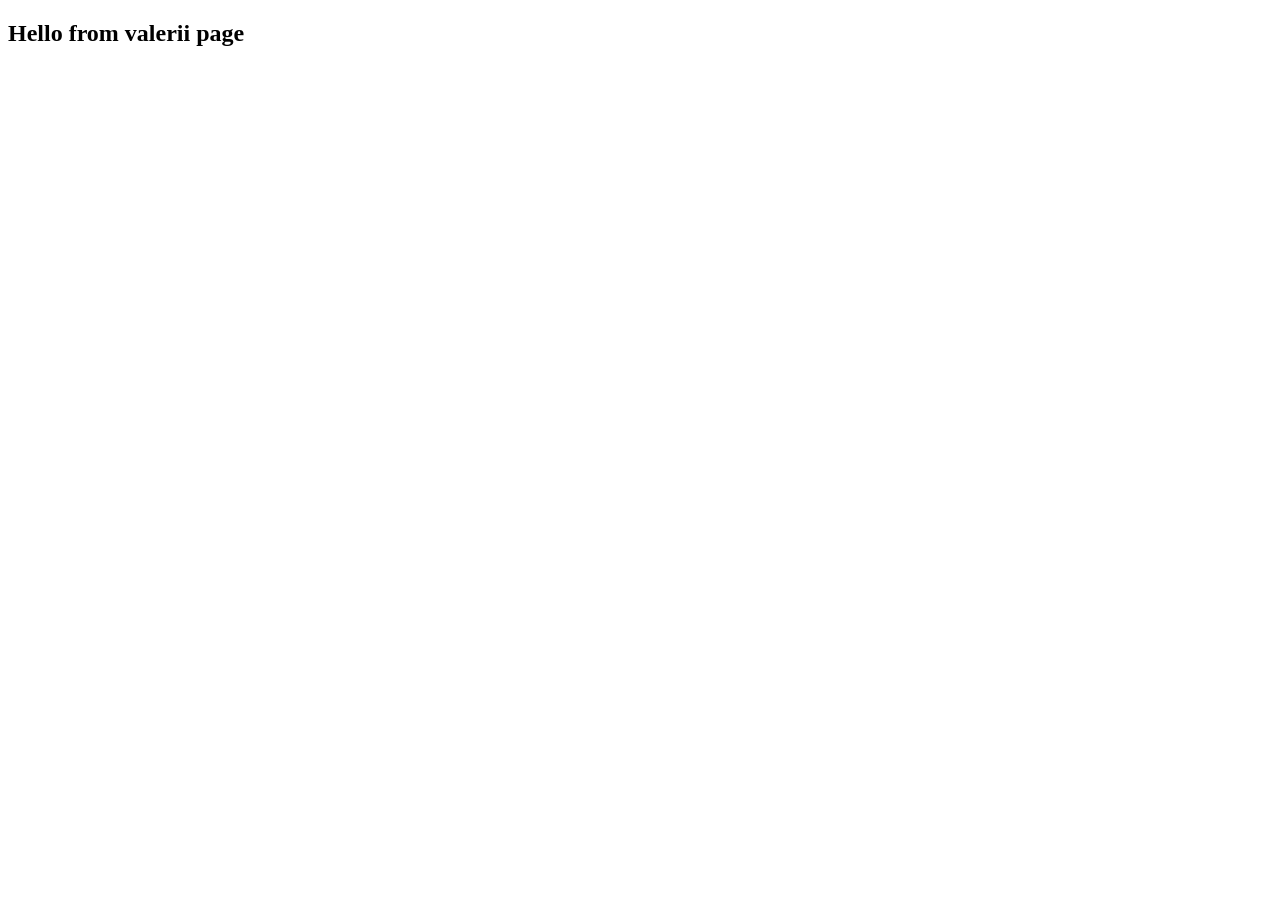
<file: Docker1try/Valerii/Hello/index.html>
<!DOCTYPE html>
<html lang="en">
<head>
    <meta charset="UTF-8">
    <meta name="viewport" content="width=device-width, initial-scale=1.0">
    <title>Document</title>
</head>
<body>
    <h2>Hello from valerii page</h2>
</body>
</html>
</file>
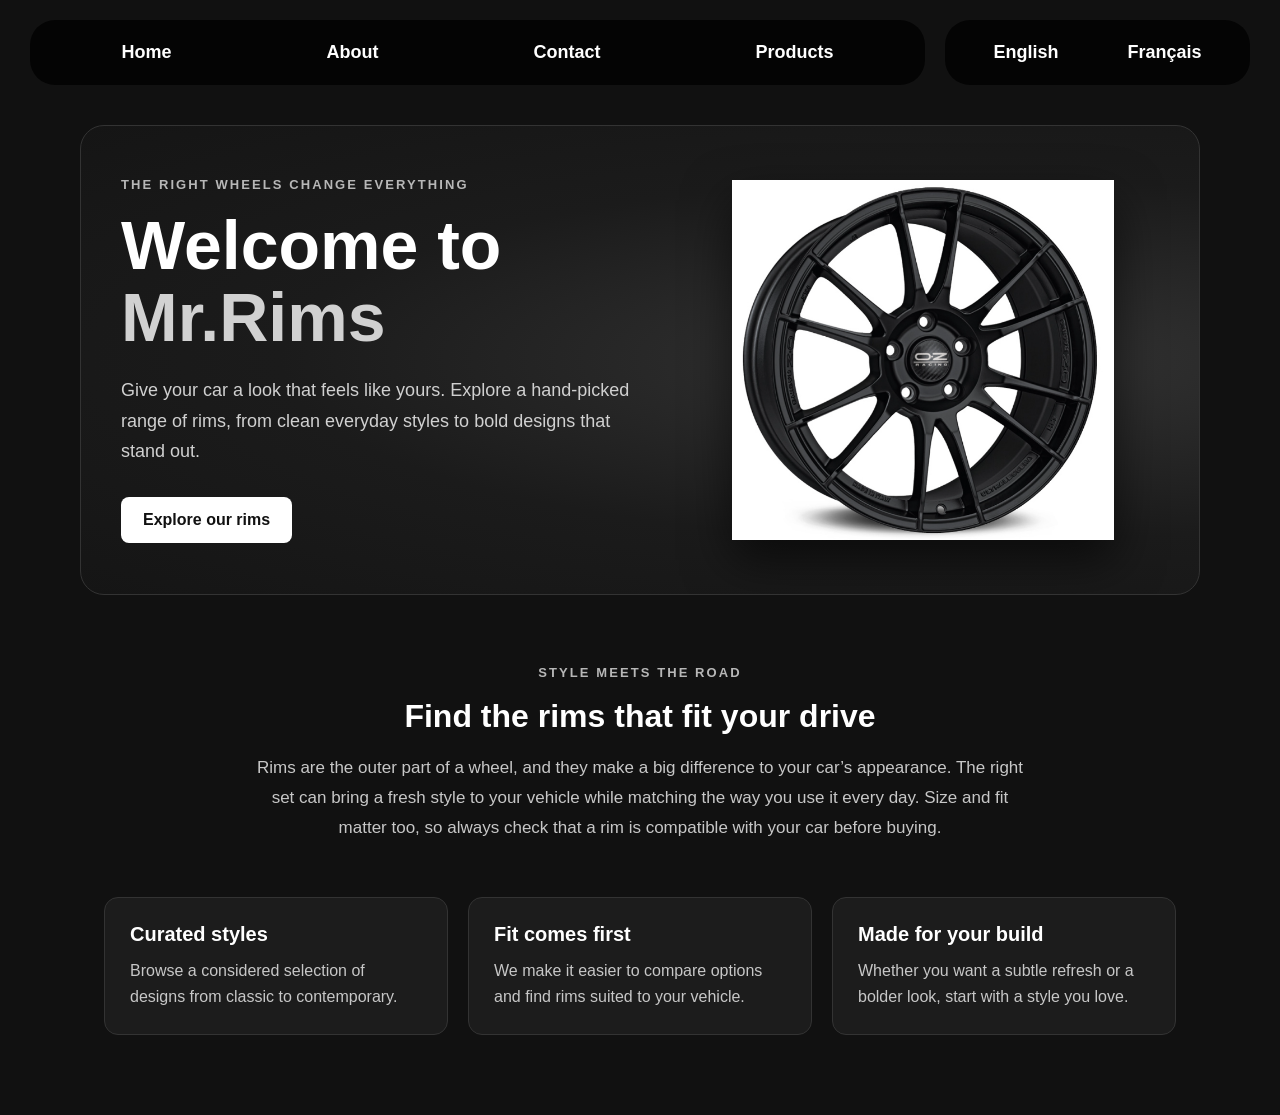
<file: Docker1try/Valerii/WebSite_Expl/index.html>
<!DOCTYPE html>
<html lang="en">
<head>
    <meta charset="UTF-8">
    <meta name="viewport" content="width=device-width, initial-scale=1.0">
    <meta name="description" content="Discover wheel styles and find the right rims for your car at Mr.Rims.">
    <link rel="stylesheet" href="myStyle.css">
    <title>Mr.Rims | Find Your Fit</title>
</head>
<body>
    <nav aria-label="Main navigation">
        <ul id="mainLinks">
            <li><a href="index.html" aria-current="page">Home</a></li>
            <li><a href="about.html">About</a></li>
            <li><a href="contact.html">Contact</a></li>
            <li><a href="products.html">Products</a></li>
        </ul>
        <ul id="languageLinks" aria-label="Language">
            <li><a href="index.html" aria-current="page">English</a></li>
            <li><a href="index-fr.html">Français</a></li>
        </ul>
    </nav>

    <main>
        <section class="welcomeHero">
            <div class="welcomeCopy">
                <p class="eyebrow">THE RIGHT WHEELS CHANGE EVERYTHING</p>
                <h1>Welcome to <span>Mr.Rims</span></h1>
                <p class="welcomeIntro">Give your car a look that feels like yours. Explore a hand-picked range of rims, from clean everyday styles to bold designs that stand out.</p>
                <a class="welcomeButton" href="products.html">Explore our rims</a>
            </div>
            <div class="welcomeImageWrap">
                <img src="images/jantes3.png" alt="Sporty alloy rim available at Mr.Rims">
            </div>
        </section>

        <section class="rimInfo" aria-labelledby="rimInfoTitle">
            <p class="eyebrow">STYLE MEETS THE ROAD</p>
            <h2 id="rimInfoTitle">Find the rims that fit your drive</h2>
            <p>Rims are the outer part of a wheel, and they make a big difference to your car’s appearance. The right set can bring a fresh style to your vehicle while matching the way you use it every day. Size and fit matter too, so always check that a rim is compatible with your car before buying.</p>
        </section>

        <section class="storeFeatures" aria-label="What Mr.Rims offers">
            <article>
                <h3>Curated styles</h3>
                <p>Browse a considered selection of designs from classic to contemporary.</p>
            </article>
            <article>
                <h3>Fit comes first</h3>
                <p>We make it easier to compare options and find rims suited to your vehicle.</p>
            </article>
            <article>
                <h3>Made for your build</h3>
                <p>Whether you want a subtle refresh or a bolder look, start with a style you love.</p>
            </article>
        </section>
    </main>
</body>
</html>
</file>
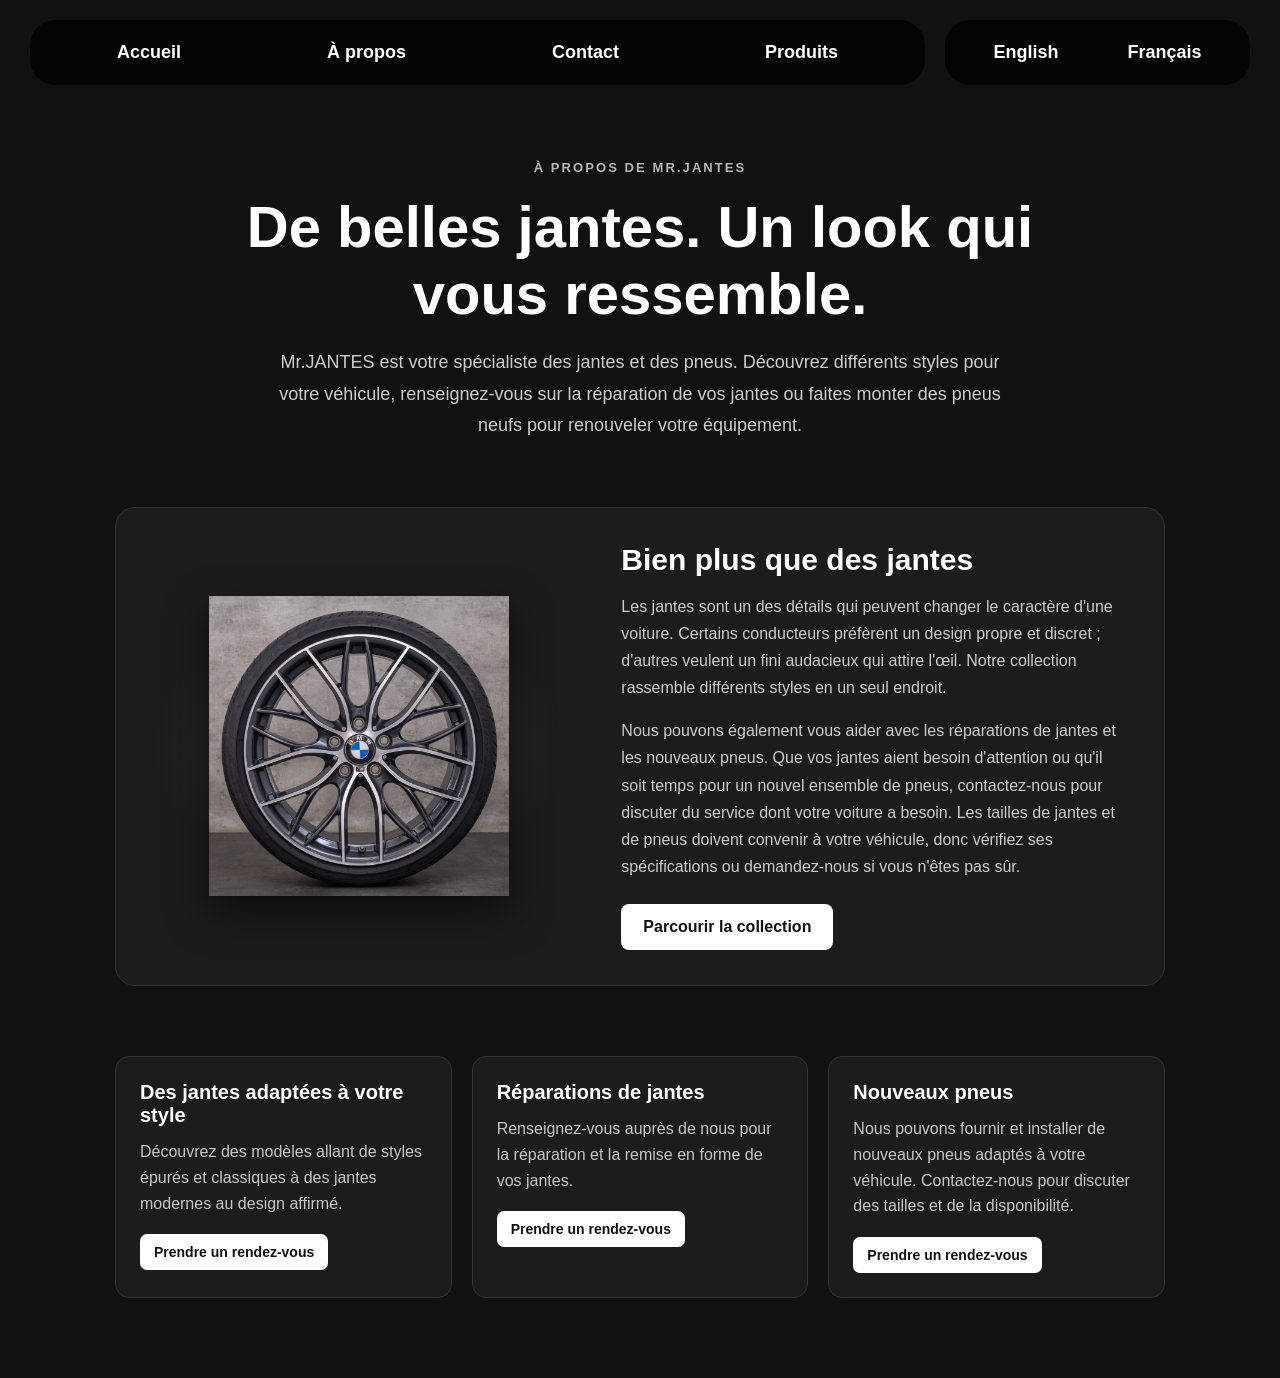
<file: Docker1try/Valerii/WebSite_Expl/about-fr.html>
<!DOCTYPE html>
<html lang="fr">
<head>
    <meta charset="UTF-8">
    <meta name="viewport" content="width=device-width, initial-scale=1.0">
    <link rel="stylesheet" href="myStyle.css">
    <title>À propos</title>
</head>
<body>
     <nav>
        <ul id="mainLinks">           
            <li><a href="index-fr.html">Accueil</a></li>          
            <li><a href="about-fr.html">À propos</a></li>          
            <li><a href="contact-fr.html">Contact</a></li>
            <li><a href="products-fr.html">Produits</a></li>
        </ul>
        <ul id="languageLinks">
            <li><a href="index.html">English</a></li>
            <li><a href="index-fr.html">Français</a></li>
        </ul>
    </nav>
    <main class="aboutPage">
        <header class="aboutIntro">
            <p class="eyebrow">À PROPOS DE MR.JANTES</p>
            <h1>De belles jantes. Un look qui vous ressemble.</h1>
            <p>Mr.JANTES est votre spécialiste des jantes et des pneus. Découvrez différents styles pour votre véhicule, renseignez-vous sur la réparation de vos jantes ou faites monter des pneus neufs pour renouveler votre équipement.</p>
        </header>

        <section class="aboutStory">
            <div class="aboutStoryImage">
                <img src="images/jantes1.png" alt="Alloy rim from the Mr.Rims collection">
            </div>
            <div>
            <h2>Bien plus que des jantes</h2>
            <p>Les jantes sont un des détails qui peuvent changer le caractère d'une voiture. Certains conducteurs préfèrent un design propre et discret ; d'autres veulent un fini audacieux qui attire l'œil. Notre collection rassemble différents styles en un seul endroit.</p>
                <p>Nous pouvons également vous aider avec les réparations de jantes et les nouveaux pneus. Que vos jantes aient besoin d'attention ou qu'il soit temps pour un nouvel ensemble de pneus, contactez-nous pour discuter du service dont votre voiture a besoin. Les tailles de jantes et de pneus doivent convenir à votre véhicule, donc vérifiez ses spécifications ou demandez-nous si vous n'êtes pas sûr.</p>
                <a class="welcomeButton" href="products.html">Parcourir la collection</a>
            </div>
        </section>

        <section class="aboutValues" aria-label="Our services">
            <article>
                <h3>Des jantes adaptées à votre style</h3>
                <p>Découvrez des modèles allant de styles épurés et classiques à des jantes modernes au design affirmé.</p>
                <a class="serviceAppointment" href="contact.html?service=rims#appointment">Prendre un rendez-vous</a>
            </article>
            <article>
                <h3>Réparations de jantes</h3>
                <p>Renseignez-vous auprès de nous pour la réparation et la remise en forme de vos jantes.</p>
                <a class="serviceAppointment" href="contact.html?service=repair#appointment">Prendre un rendez-vous</a>
            </article>
            <article>
                <h3>Nouveaux pneus</h3>
                <p>Nous pouvons fournir et installer de nouveaux pneus adaptés à votre véhicule. Contactez-nous pour discuter des tailles et de la disponibilité.</p>
                <a class="serviceAppointment" href="contact.html?service=tires#appointment">Prendre un rendez-vous</a>
            </article>
        </section>
    </main>
</body>
</html>
</file>
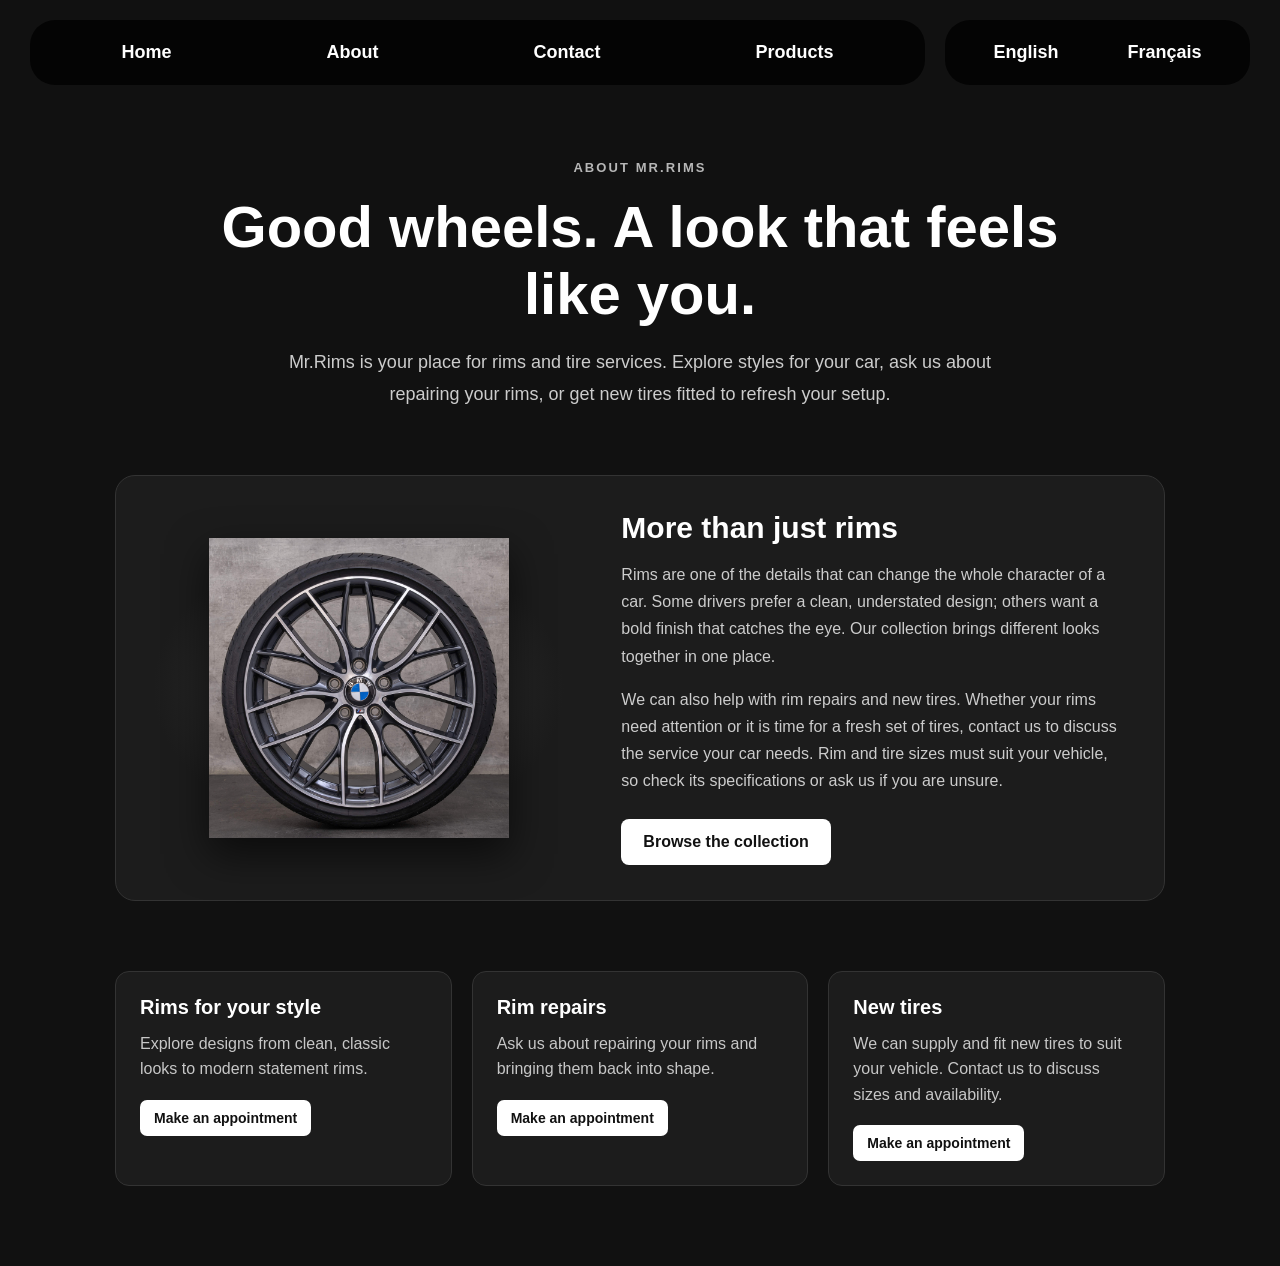
<file: Docker1try/Valerii/WebSite_Expl/about.html>
<!DOCTYPE html>
<html lang="en">
<head>
    <meta charset="UTF-8">
    <meta name="viewport" content="width=device-width, initial-scale=1.0">
    <meta name="description" content="Shop rims, arrange rim repairs, and get new tires at Mr.Rims.">
    <link rel="stylesheet" href="myStyle.css">
    <title>About Mr.Rims</title>
</head>
<body>
    <nav aria-label="Main navigation">
        <ul id="mainLinks">
            <li><a href="index.html">Home</a></li>
            <li><a href="about.html" aria-current="page">About</a></li>
            <li><a href="contact.html">Contact</a></li>
            <li><a href="products.html">Products</a></li>
        </ul>
        <ul id="languageLinks" aria-label="Language">
            <li><a href="about.html" aria-current="page">English</a></li>
            <li><a href="about-fr.html">Français</a></li>
        </ul>
    </nav>

    <main class="aboutPage">
        <header class="aboutIntro">
            <p class="eyebrow">ABOUT MR.RIMS</p>
            <h1>Good wheels. A look that feels like you.</h1>
            <p>Mr.Rims is your place for rims and tire services. Explore styles for your car, ask us about repairing your rims, or get new tires fitted to refresh your setup.</p>
        </header>

        <section class="aboutStory">
            <div class="aboutStoryImage">
                <img src="images/jantes1.png" alt="Alloy rim from the Mr.Rims collection">
            </div>
            <div>
                <h2>More than just rims</h2>
                <p>Rims are one of the details that can change the whole character of a car. Some drivers prefer a clean, understated design; others want a bold finish that catches the eye. Our collection brings different looks together in one place.</p>
                <p>We can also help with rim repairs and new tires. Whether your rims need attention or it is time for a fresh set of tires, contact us to discuss the service your car needs. Rim and tire sizes must suit your vehicle, so check its specifications or ask us if you are unsure.</p>
                <a class="welcomeButton" href="products.html">Browse the collection</a>
            </div>
        </section>

        <section class="aboutValues" aria-label="Our services">
            <article>
                <h3>Rims for your style</h3>
                <p>Explore designs from clean, classic looks to modern statement rims.</p>
                <a class="serviceAppointment" href="contact.html?service=rims#appointment">Make an appointment</a>
            </article>
            <article>
                <h3>Rim repairs</h3>
                <p>Ask us about repairing your rims and bringing them back into shape.</p>
                <a class="serviceAppointment" href="contact.html?service=repair#appointment">Make an appointment</a>
            </article>
            <article>
                <h3>New tires</h3>
                <p>We can supply and fit new tires to suit your vehicle. Contact us to discuss sizes and availability.</p>
                <a class="serviceAppointment" href="contact.html?service=tires#appointment">Make an appointment</a>
            </article>
        </section>
    </main>
</body>
</html>
</file>
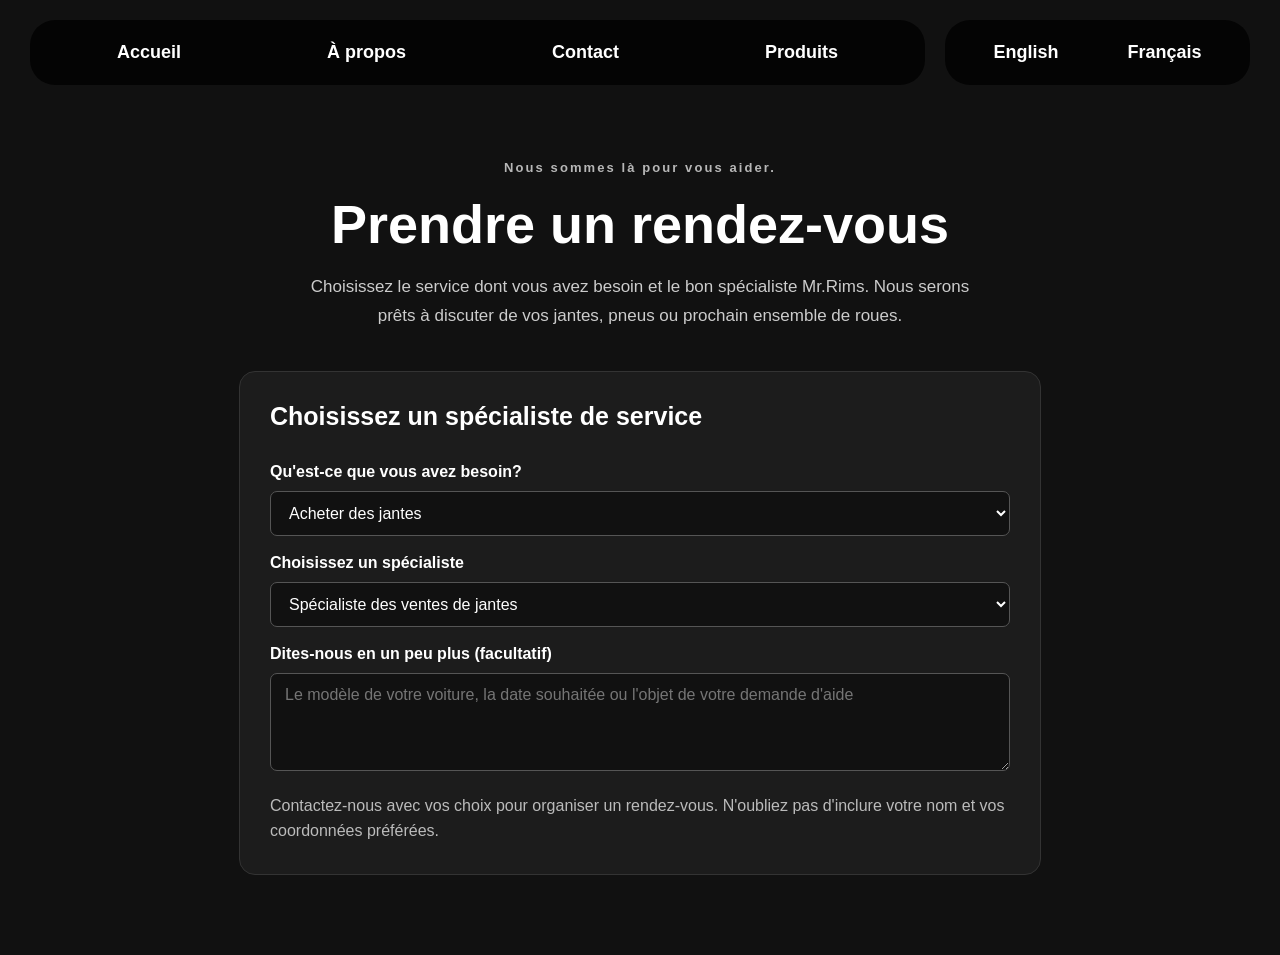
<file: Docker1try/Valerii/WebSite_Expl/contact-fr.html>
<!DOCTYPE html>
<html lang="fr">
<head>
    <meta charset="UTF-8">
    <meta name="viewport" content="width=device-width, initial-scale=1.0">
    <link rel="stylesheet" href="myStyle.css">
    <title>Contact</title>
</head>
<body>
     <nav>
        <ul id="mainLinks">           
            <li><a href="index-fr.html">Accueil</a></li>          
            <li><a href="about-fr.html">À propos</a></li>          
            <li><a href="contact-fr.html">Contact</a></li>
            <li><a href="products-fr.html">Produits</a></li>
        </ul>
        <ul id="languageLinks">
            <li><a href="index.html">English</a></li>
            <li><a href="index-fr.html">Français</a></li>
        </ul>
    </nav>
    
    <main class="contactPage" id="appointment">
        <header class="contactIntro">
            <p class="eyebrow">Nous sommes là pour vous aider.</p>
            <h1>Prendre un rendez-vous</h1>
            <p>Choisissez le service dont vous avez besoin et le bon spécialiste Mr.Rims. Nous serons prêts à discuter de vos jantes, pneus ou prochain ensemble de roues.</p>
        </header>

        <section class="appointmentPanel" aria-labelledby="appointmentTitle">
            <h2 id="appointmentTitle">Choisissez un spécialiste de service</h2>
            <div class="appointmentFields">
                <label for="serviceChoice">Qu'est-ce que vous avez besoin?</label>
                <select id="serviceChoice" name="service">
                    <option value="rims">Acheter des jantes</option>
                    <option value="repair">Réparation ou peinture de jantes</option>
                    <option value="tires">Changer ou acheter des pneus</option>
                </select>

                <label for="specialistChoice">Choisissez un spécialiste</label>
                <select id="specialistChoice" name="specialist">
                    <option value="rims">Spécialiste des ventes de jantes</option>
                    <option value="repair">Spécialiste de la réparation et de la peinture de jantes</option>
                    <option value="tires">Spécialiste du changement de pneus</option>
                </select>

                <label for="appointmentNotes">Dites-nous en un peu plus (facultatif)</label>
                <textarea id="appointmentNotes" name="notes" rows="4" placeholder="Le modèle de votre voiture, la date souhaitée ou l'objet de votre demande d'aide"></textarea>
            </div>
            <p class="appointmentHint">Contactez-nous avec vos choix pour organiser un rendez-vous. N'oubliez pas d'inclure votre nom et vos coordonnées préférées.</p>
        </section>
    </main>

</body>
</html>
</file>
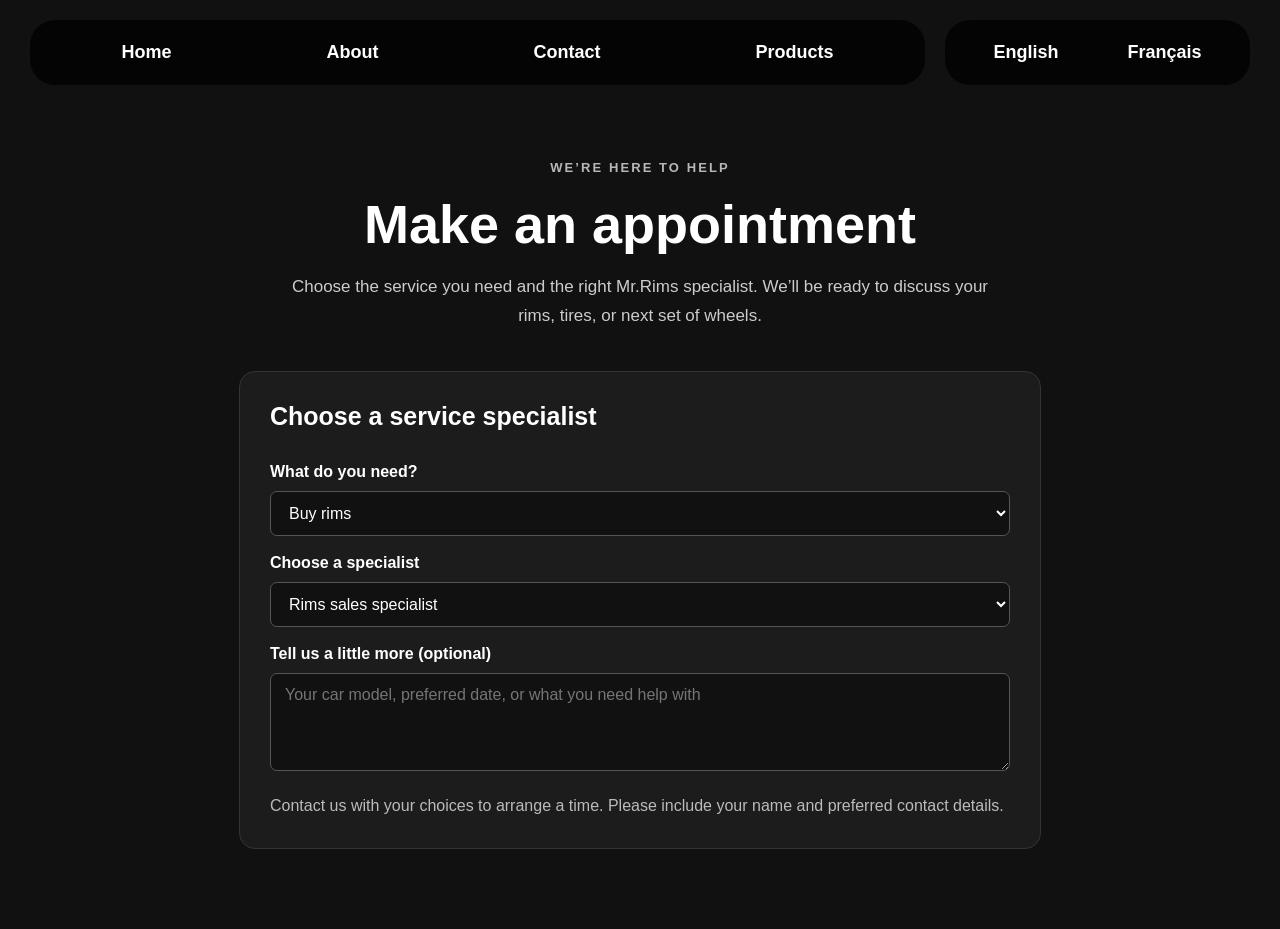
<file: Docker1try/Valerii/WebSite_Expl/contact.html>
<!DOCTYPE html>
<html lang="en">
<head>
    <meta charset="UTF-8">
    <meta name="viewport" content="width=device-width, initial-scale=1.0">
    <meta name="description" content="Choose a Mr.Rims specialist and tell us which service you need.">
    <link rel="stylesheet" href="myStyle.css">
    <title>Contact Mr.Rims | Appointments</title>
</head>
<body>
    <nav aria-label="Main navigation">
        <ul id="mainLinks">
            <li><a href="index.html">Home</a></li>
            <li><a href="about.html">About</a></li>
            <li><a href="contact.html" aria-current="page">Contact</a></li>
            <li><a href="products.html">Products</a></li>
        </ul>
        <ul id="languageLinks" aria-label="Language">
            <li><a href="contact.html" aria-current="page">English</a></li>
            <li><a href="contact-fr.html">Français</a></li>
        </ul>
    </nav>

    <main class="contactPage" id="appointment">
        <header class="contactIntro">
            <p class="eyebrow">WE’RE HERE TO HELP</p>
            <h1>Make an appointment</h1>
            <p>Choose the service you need and the right Mr.Rims specialist. We’ll be ready to discuss your rims, tires, or next set of wheels.</p>
        </header>

        <section class="appointmentPanel" aria-labelledby="appointmentTitle">
            <h2 id="appointmentTitle">Choose a service specialist</h2>
            <div class="appointmentFields">
                <label for="serviceChoice">What do you need?</label>
                <select id="serviceChoice" name="service">
                    <option value="rims">Buy rims</option>
                    <option value="repair">Rim repair or painting</option>
                    <option value="tires">Change or buy tires</option>
                </select>

                <label for="specialistChoice">Choose a specialist</label>
                <select id="specialistChoice" name="specialist">
                    <option value="rims">Rims sales specialist</option>
                    <option value="repair">Rim repair and painting specialist</option>
                    <option value="tires">Tire change specialist</option>
                </select>

                <label for="appointmentNotes">Tell us a little more (optional)</label>
                <textarea id="appointmentNotes" name="notes" rows="4" placeholder="Your car model, preferred date, or what you need help with"></textarea>
            </div>
            <p class="appointmentHint">Contact us with your choices to arrange a time. Please include your name and preferred contact details.</p>
        </section>
    </main>
</body>
</html>
</file>
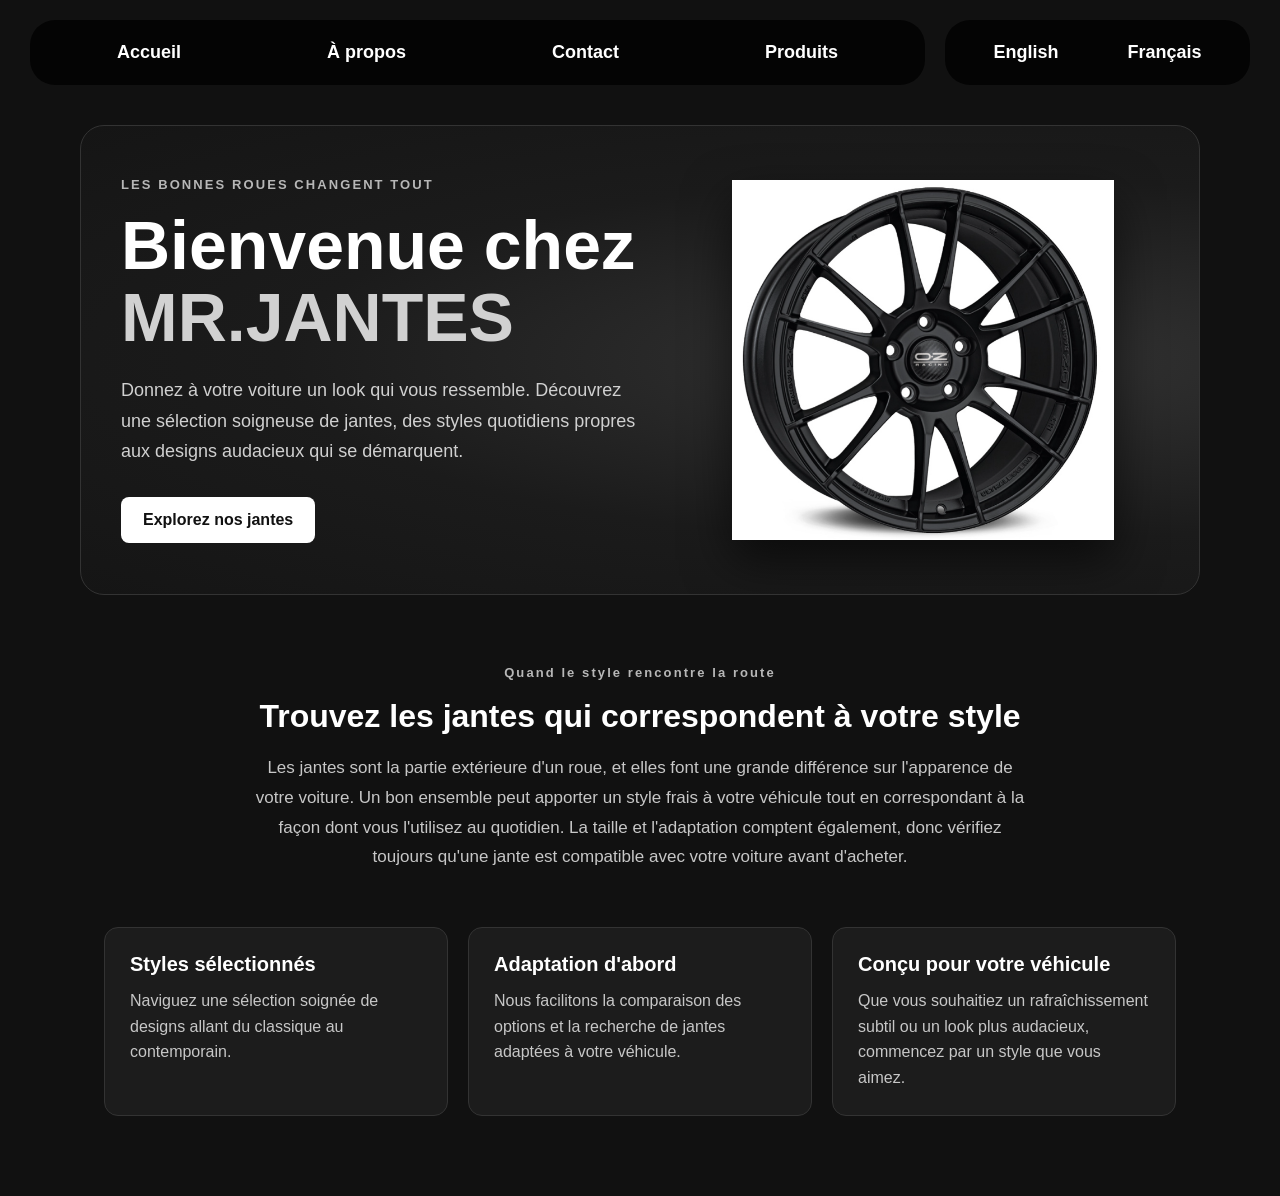
<file: Docker1try/Valerii/WebSite_Expl/index-fr.html>
<!DOCTYPE html>
<html lang="fr">
<head>
    <meta charset="UTF-8">
    <meta name="viewport" content="width=device-width, initial-scale=1.0">
    <meta name="description" content="Discover wheel styles and find the right rims for your car at Mr.Rims.">
    <link rel="stylesheet" href="myStyle.css">
    <title>Mr.Jantes | Trouvez votre ajustement</title>
</head>
<body>
    <nav aria-label="Main navigation">
        <ul id="mainLinks">
            <li><a href="index-fr.html" aria-current="page">Accueil</a></li>
            <li><a href="about-fr.html">À propos</a></li>
            <li><a href="contact-fr.html">Contact</a></li>
            <li><a href="products-fr.html">Produits</a></li>
        </ul>
        <ul id="languageLinks" aria-label="Language">
            <li><a href="index.html" aria-current="page">English</a></li>
            <li><a href="index-fr.html">Français</a></li>
        </ul>
    </nav>

    <main>
        <section class="welcomeHero">
            <div class="welcomeCopy">
                <p class="eyebrow">LES BONNES ROUES CHANGENT TOUT</p>
                <h1>Bienvenue chez <span>MR.JANTES</span></h1>
                <p class="welcomeIntro">Donnez à votre voiture un look qui vous ressemble. Découvrez une sélection soigneuse de jantes, des styles quotidiens propres aux designs audacieux qui se démarquent.</p>
                <a class="welcomeButton" href="products-fr.html">Explorez nos jantes</a>
            </div>
            <div class="welcomeImageWrap">
                <img src="images/jantes3.png" alt="Sporty alloy rim available at Mr.Jantes">
            </div>
        </section>

        <section class="rimInfo" aria-labelledby="rimInfoTitle">
            <p class="eyebrow">Quand le style rencontre la route</p>
            <h2 id="rimInfoTitle">Trouvez les jantes qui correspondent à votre style</h2>
            <p>Les jantes sont la partie extérieure d'un roue, et elles font une grande différence sur l'apparence de votre voiture. Un bon ensemble peut apporter un style frais à votre véhicule tout en correspondant à la façon dont vous l'utilisez au quotidien. La taille et l'adaptation comptent également, donc vérifiez toujours qu'une jante est compatible avec votre voiture avant d'acheter.</p>
        </section>

        <section class="storeFeatures" aria-label="What Mr.Jantes offers">
            <article>
                <h3>Styles sélectionnés</h3>
                <p>Naviguez une sélection soignée de designs allant du classique au contemporain.</p>
            </article>
            <article>
                <h3>Adaptation d'abord</h3>
                <p>Nous facilitons la comparaison des options et la recherche de jantes adaptées à votre véhicule.</p>
            </article>
            <article>
                <h3>Conçu pour votre véhicule</h3>
                <p>Que vous souhaitiez un rafraîchissement subtil ou un look plus audacieux, commencez par un style que vous aimez.</p>
            </article>
        </section>
    </main>
</body>
</html>
</file>
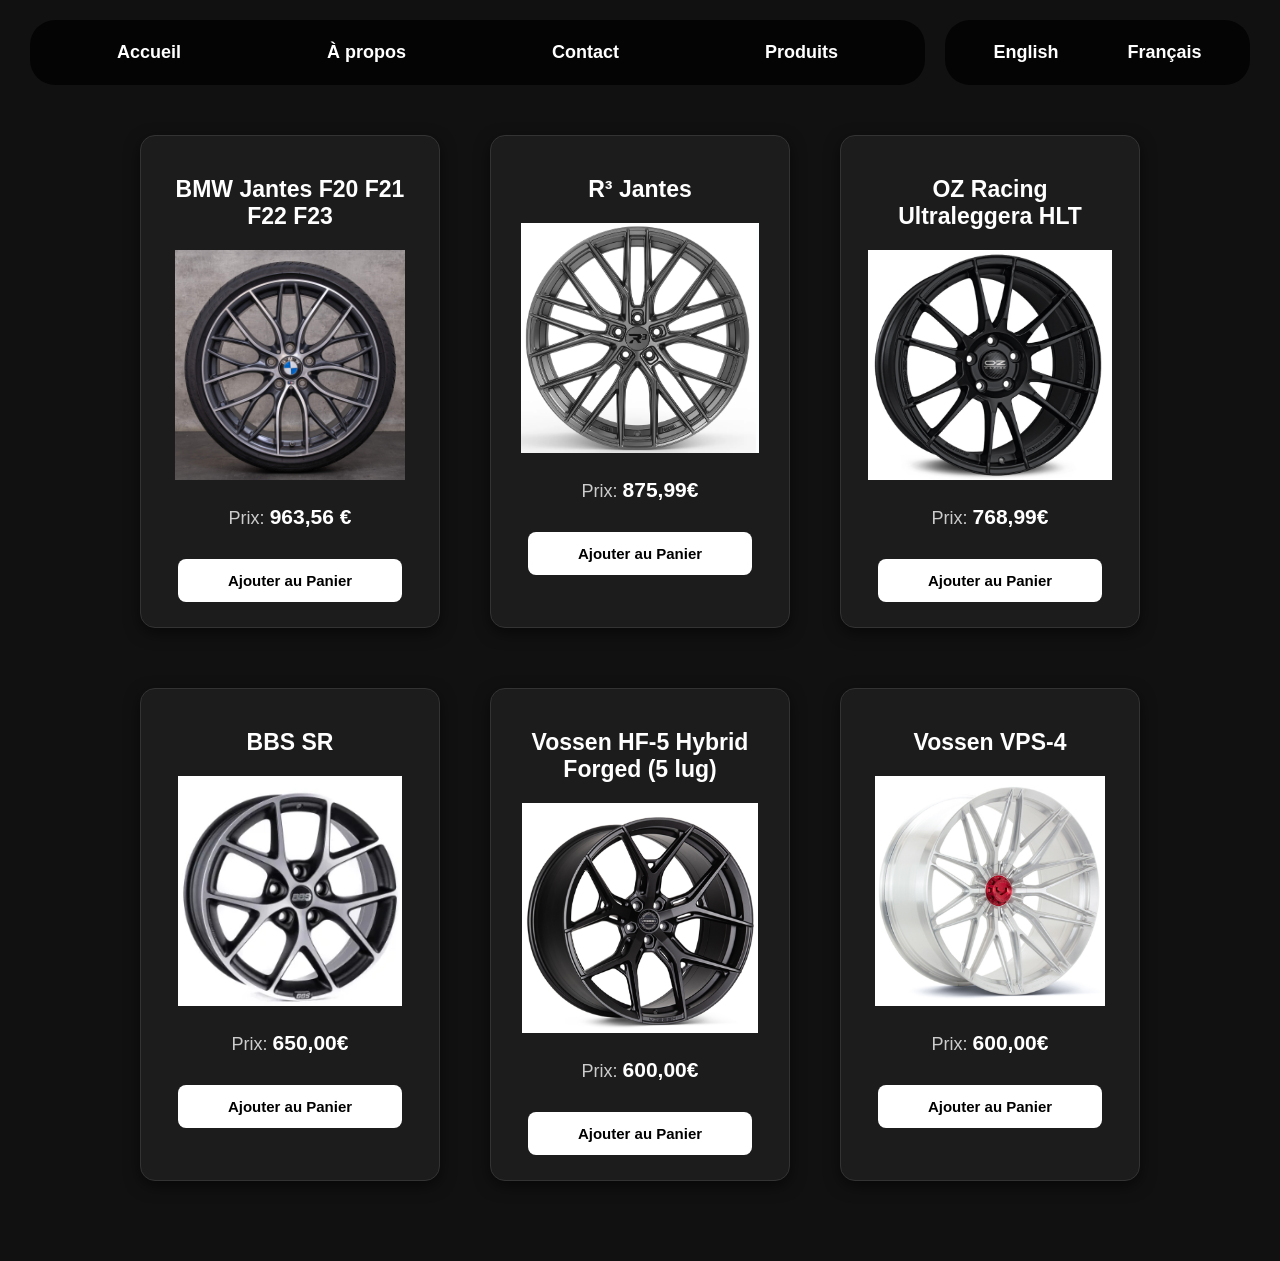
<file: Docker1try/Valerii/WebSite_Expl/products-fr.html>
<!DOCTYPE html>
<html lang="fr">
<head>
    <meta charset="UTF-8">
    <meta name="viewport" content="width=device-width, initial-scale=1.0">
    <link rel="stylesheet" href="myStyle.css">
    <title>Produits</title>
</head>
<body>
      <nav>
        <ul id="mainLinks">           
            <li><a href="index-fr.html">Accueil</a></li>          
            <li><a href="about-fr.html">À propos</a></li>          
            <li><a href="contact-fr.html">Contact</a></li>
            <li><a href="products-fr.html">Produits</a></li>
        </ul>
        <ul id="languageLinks">
            <li><a href="index.html">English</a></li>
            <li><a href="index-fr.html">Français</a></li>
        </ul>
    </nav>
    <div class="AllItems">
    <div class="oneItem">
    <h2>BMW Jantes F20 F21 F22 F23</h2>
    <img src="images/jantes1.png" alt="Wheels">
    <p>Prix: <strong>963,56 €</strong></p>
    <button>Ajouter au Panier</button>
    </div>

<div class="oneItem">
<h2>R³ Jantes</h2>
<img src="images/jantes2.png" alt="Wheels">
<p>Prix: <strong>875,99€</strong></p>
<button>Ajouter au Panier</button>
</div>

<div class="oneItem"> 
<h2>OZ Racing Ultraleggera HLT</h2>
<img src="images/jantes3.png" alt="OZ Wheels">
<p>Prix: <strong>768,99€</strong></p>
<button>Ajouter au Panier</button>
</div>
    
<div class="oneItem">
<h2>BBS SR</h2>
<img src="images/jantes4.png" alt="Wheels">
<p>Prix: <strong>650,00€</strong></p>
<button>Ajouter au Panier</button>
    </div>
    
    <div class="oneItem">
    <h2>Vossen HF-5 Hybrid Forged (5 lug)</h2>
    <img src="images/jantes5.png" alt="Wheels">
   <p>Prix: <strong>600,00€</strong></p>
   <button>Ajouter au Panier</button>
    </div>

    <div class="oneItem">
    <h2>Vossen VPS-4</h2>
    <img src="images/jantes6.png" alt="Wheels">
   <p>Prix: <strong>600,00€</strong></p>
   <button>Ajouter au Panier</button>
    </div>
    </div>
</file>
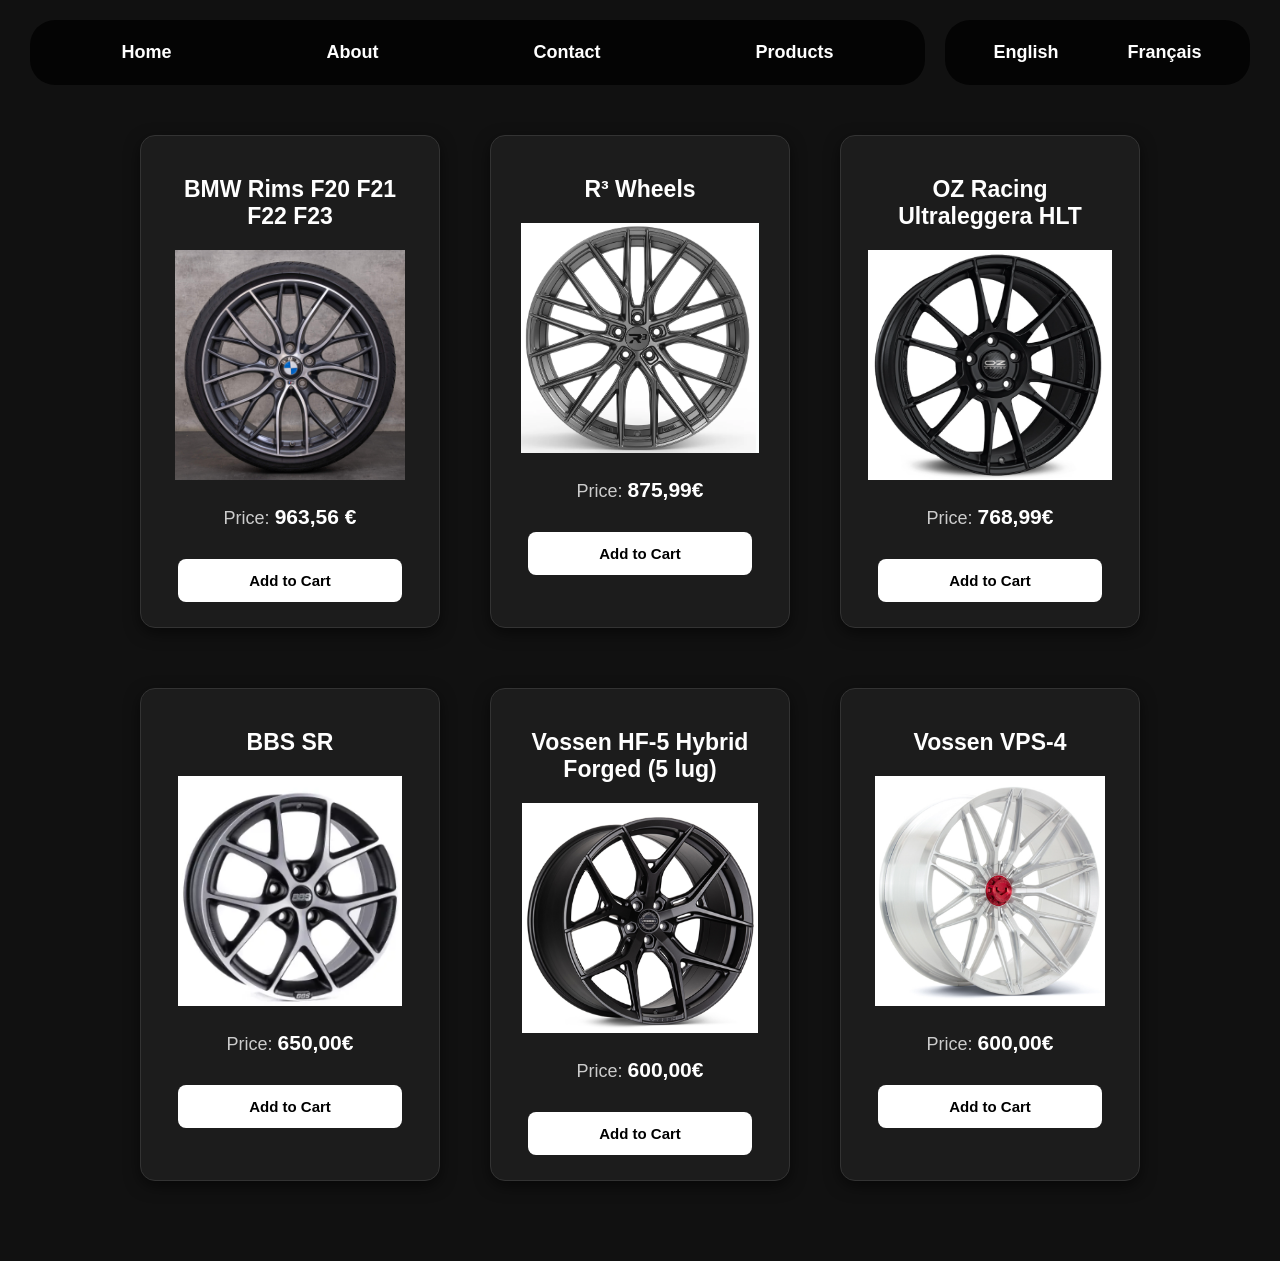
<file: Docker1try/Valerii/WebSite_Expl/products.html>
<!DOCTYPE html> <html lang="fr"> 
<head> <meta charset="UTF-8"> <meta name="viewport" content="width=device-width, initial-scale=1.0"> 
<link rel="stylesheet" href="myStyle.css"> 
<title>Nos Jantes</title> 
</head> 
<body> 
    <nav>
        <ul id="mainLinks">
            <li><a href="index.html">Home</a></li>
            <li><a href="about.html">About</a></li>
            <li><a href="contact.html">Contact</a></li>
            <li><a href="products.html">Products</a></li>
        </ul>
        <ul id="languageLinks">
            <li><a href="index.html">English</a></li>
            <li><a href="index-fr.html">Français</a></li>
        </ul>
    </nav>
    <div class="AllItems">
    <div class="oneItem">
    <h2>BMW Rims F20 F21 F22 F23</h2>
    <img src="images/jantes1.png" alt="Wheels">
    <p>Price: <strong>963,56 €</strong></p>
    <button>Add to Cart</button>
    </div>

<div class="oneItem">
<h2>R³ Wheels</h2>
<img src="images/jantes2.png" alt="Wheels">
<p>Price: <strong>875,99€</strong></p>
<button>Add to Cart</button>
</div>

<div class="oneItem"> 
<h2>OZ Racing Ultraleggera HLT</h2>
<img src="images/jantes3.png" alt="OZ Wheels">
<p>Price: <strong>768,99€</strong></p>
<button>Add to Cart</button>
</div>
    
<div class="oneItem">
<h2>BBS SR</h2>
<img src="images/jantes4.png" alt="Wheels">
<p>Price: <strong>650,00€</strong></p>
<button>Add to Cart</button>
    </div>
    
    <div class="oneItem">
    <h2>Vossen HF-5 Hybrid Forged (5 lug)</h2>
    <img src="images/jantes5.png" alt="Wheels">
   <p>Price: <strong>600,00€</strong></p>
   <button>Add to Cart</button>
    </div>

    <div class="oneItem">
    <h2>Vossen VPS-4</h2>
    <img src="images/jantes6.png" alt="Wheels">
   <p>Price: <strong>600,00€</strong></p>
   <button>Add to Cart</button>
    </div>
    </div>
</file>
<file: Docker1try/Valerii/WebSite_Expl/myStyle.css>
* {
    box-sizing: border-box;
}

body {
    margin: 0;
    padding: 0;
    background-color: #111;
    color: #fff;
    font-family: Arial, sans-serif;
}

nav {
    display: flex;
    align-items: center;
    justify-content: space-between;
    gap: 20px;
    padding: 20px 30px;
}

#mainLinks,
#languageLinks {
    display: flex;
    align-items: center;
    justify-content: space-around;
    gap: 12px;
    min-height: 65px;
    margin: 0;
    padding: 12px 20px;
    list-style: none;
    border-radius: 25px;
    background-color: #000000c7;
}

#mainLinks {
    flex: 1 1 65%;
}

#languageLinks {
    flex: 0 1 25%;
}

li a {
    color: #fff;
    font-size: 18px;
    font-weight: bold;
    text-decoration: none;
}

li a:hover,
li a:focus-visible {
    color: #aaa;
}

h1 {
    margin: 70px 0 50px;
    text-align: center;
    font-size: 45px;
}

.welcomeHero {
    display: grid;
    grid-template-columns: minmax(0, 1fr) minmax(280px, 0.9fr);
    align-items: center;
    gap: 40px;
    max-width: 1120px;
    min-height: 470px;
    margin: 20px auto 70px;
    padding: 40px;
    overflow: hidden;
    background: radial-gradient(ellipse at 80% 50%, #343434 0, #1b1b1b 55%, #151515 100%);
    border: 1px solid #333;
    border-radius: 24px;
}

.welcomeCopy {
    max-width: 560px;
}

.eyebrow {
    margin: 0 0 18px;
    color: #b7b7b7;
    font-size: 13px;
    font-weight: bold;
    letter-spacing: 0.16em;
}

.welcomeHero h1 {
    margin: 0 0 22px;
    text-align: left;
    font-size: clamp(42px, 6vw, 68px);
    line-height: 1.05;
}

.welcomeHero h1 span {
    display: block;
    color: #d1d1d1;
}

.welcomeIntro {
    max-width: 520px;
    margin: 0 0 30px;
    color: #d0d0d0;
    font-size: 18px;
    line-height: 1.7;
}

.welcomeButton {
    display: inline-block;
    padding: 14px 22px;
    color: #111;
    background: #fff;
    border-radius: 8px;
    font-weight: bold;
    text-decoration: none;
    transition: background-color 0.2s, transform 0.2s;
}

.welcomeButton:hover,
.welcomeButton:focus-visible {
    background: #ccc;
    transform: translateY(-2px);
}

.welcomeImageWrap {
    display: grid;
    min-height: 300px;
    place-items: center;
}

.welcomeImageWrap img {
    display: block;
    width: min(100%, 430px);
    max-height: 360px;
    object-fit: contain;
    filter: drop-shadow(0 20px 24px #0009);
}

.rimInfo {
    max-width: 820px;
    margin: 0 auto 55px;
    padding: 0 24px;
    text-align: center;
}

.rimInfo h2 {
    margin: 0 0 18px;
    font-size: 32px;
}

.rimInfo > p:last-child {
    margin: 0;
    color: #c7c7c7;
    font-size: 17px;
    line-height: 1.75;
}

.storeFeatures {
    display: grid;
    grid-template-columns: repeat(3, minmax(0, 1fr));
    gap: 20px;
    max-width: 1120px;
    margin: 0 auto 80px;
    padding: 0 24px;
}

.storeFeatures article {
    padding: 25px;
    background: #1c1c1c;
    border: 1px solid #333;
    border-radius: 14px;
}

.storeFeatures h3 {
    margin: 0 0 12px;
    font-size: 20px;
}

.storeFeatures p {
    margin: 0;
    color: #c7c7c7;
    line-height: 1.6;
}

.aboutPage {
    padding: 0 24px;
}

.aboutIntro {
    max-width: 850px;
    margin: 55px auto 65px;
    text-align: center;
}

.aboutIntro h1 {
    margin: 0 0 20px;
    font-size: clamp(38px, 5vw, 58px);
}

.aboutIntro > p:last-child {
    max-width: 760px;
    margin: 0 auto;
    color: #ccc;
    font-size: 18px;
    line-height: 1.75;
}

.aboutStory {
    display: grid;
    grid-template-columns: minmax(0, 0.9fr) minmax(0, 1.1fr);
    align-items: center;
    gap: 55px;
    max-width: 1050px;
    margin: 0 auto 70px;
    padding: 35px;
    background: #1c1c1c;
    border: 1px solid #333;
    border-radius: 20px;
}

.aboutStoryImage {
    display: grid;
    min-height: 300px;
    place-items: center;
    background: radial-gradient(ellipse, #383838, #1c1c1c 70%);
    border-radius: 14px;
}

.aboutStoryImage img {
    display: block;
    width: min(100%, 360px);
    max-height: 300px;
    object-fit: contain;
    filter: drop-shadow(0 16px 20px #0009);
}

.aboutStory h2 {
    margin: 0 0 16px;
    font-size: 30px;
}

.aboutStory p {
    color: #ccc;
    line-height: 1.7;
}

.aboutStory .welcomeButton {
    margin-top: 8px;
}

.aboutValues {
    display: grid;
    grid-template-columns: repeat(3, minmax(0, 1fr));
    gap: 20px;
    max-width: 1050px;
    margin: 0 auto 80px;
}

.aboutValues article {
    padding: 24px;
    background: #1c1c1c;
    border: 1px solid #333;
    border-radius: 14px;
}

.aboutValues h3 {
    margin: 0 0 12px;
    font-size: 20px;
}

.aboutValues p {
    margin: 0;
    color: #c7c7c7;
    line-height: 1.6;
}

.serviceAppointment {
    display: inline-block;
    margin-top: 18px;
    padding: 10px 14px;
    color: #111;
    background: #fff;
    border-radius: 7px;
    font-size: 14px;
    font-weight: bold;
    text-decoration: none;
}

.serviceAppointment:hover,
.serviceAppointment:focus-visible {
    background: #ccc;
}

.contactPage {
    max-width: 850px;
    margin: 0 auto;
    padding: 0 24px 80px;
}

.contactIntro {
    margin: 55px auto 40px;
    text-align: center;
}

.contactIntro h1 {
    margin: 0 0 18px;
    font-size: clamp(38px, 5vw, 54px);
}

.contactIntro > p:last-child {
    max-width: 700px;
    margin: 0 auto;
    color: #ccc;
    font-size: 17px;
    line-height: 1.7;
}

.appointmentPanel {
    padding: 30px;
    background: #1c1c1c;
    border: 1px solid #333;
    border-radius: 16px;
}

.appointmentPanel h2 {
    margin: 0 0 24px;
    font-size: 25px;
}

.appointmentFields {
    display: grid;
    gap: 10px;
}

.appointmentFields label {
    margin-top: 8px;
    font-weight: bold;
}

.appointmentFields select,
.appointmentFields textarea {
    width: 100%;
    padding: 12px 14px;
    color: #fff;
    background: #111;
    border: 1px solid #555;
    border-radius: 7px;
    font: inherit;
}

.appointmentFields textarea {
    resize: vertical;
}

.appointmentFields select:focus-visible,
.appointmentFields textarea:focus-visible {
    outline: 2px solid #ccc;
    outline-offset: 2px;
}

.appointmentHint {
    margin: 22px 0 0;
    color: #bbb;
    line-height: 1.6;
}

/* Product grids support both class names used in the existing pages. */
.rimContainer,
.AllItems {
    display: grid;
    grid-template-columns: repeat(3, minmax(0, 300px));
    justify-content: center;
    gap: 60px 50px;
    margin: 30px auto 80px;
    padding: 0 20px;
}

.oneItem {
    width: 100%;
    min-height: 420px;
    padding: 25px;
    text-align: center;
    background-color: #1c1c1c;
    color: #fff;
    border: 1px solid #333;
    border-radius: 15px;
    box-shadow: 0 5px 15px #0008;
    transition: transform 0.3s, box-shadow 0.3s;
}

.oneItem:hover {
    transform: translateY(-8px);
    box-shadow: 0 15px 30px #000;
}

.oneItem img {
    display: block;
    width: 100%;
    height: 230px;
    margin: 20px auto 25px;
    object-fit: contain;
    transition: transform 0.3s;
}

.oneItem:hover img {
    transform: scale(1.06);
}

.oneItem h2 {
    margin: 15px 0 20px;
    font-size: 23px;
}

.oneItem p {
    margin: 15px 0;
    color: #ccc;
    font-size: 18px;
}

.oneItem p strong {
    color: #fff;
    font-size: 21px;
}

.oneItem button {
    width: 90%;
    margin-top: 15px;
    padding: 13px;
    color: #000;
    background-color: #fff;
    border: 0;
    border-radius: 8px;
    font-size: 15px;
    font-weight: bold;
    cursor: pointer;
    transition: background-color 0.3s, transform 0.3s;
}

.oneItem button:hover {
    background-color: #ccc;
    transform: scale(1.05);
}

@media (max-width: 1050px) {
    .rimContainer,
    .AllItems {
        grid-template-columns: repeat(2, minmax(0, 300px));
        gap: 50px 40px;
    }
}

@media (max-width: 700px) {
    nav {
        flex-direction: column;
        padding: 16px;
    }

    #mainLinks,
    #languageLinks {
        flex: none;
        width: 100%;
        min-height: 56px;
        padding: 12px;
    }

    li a {
        font-size: 16px;
    }

    .rimContainer,
    .AllItems {
        grid-template-columns: minmax(0, 300px);
        row-gap: 40px;
    }

    h1 {
        margin-top: 50px;
        font-size: 35px;
    }

    .welcomeHero {
        grid-template-columns: 1fr;
        gap: 12px;
        min-height: auto;
        margin: 10px 16px 55px;
        padding: 28px 22px;
    }

    .welcomeImageWrap {
        min-height: 210px;
    }

    .welcomeImageWrap img {
        max-height: 240px;
    }

    .rimInfo h2 {
        font-size: 27px;
    }

    .aboutPage {
        padding: 0 16px;
    }

    .contactPage {
        padding: 0 16px 55px;
    }

    .contactIntro {
        margin: 35px auto 30px;
    }

    .appointmentPanel {
        padding: 22px 18px;
    }

    .aboutIntro {
        margin: 35px auto 45px;
    }

    .aboutStory {
        grid-template-columns: 1fr;
        gap: 24px;
        margin-bottom: 45px;
        padding: 20px;
    }

    .aboutStoryImage {
        min-height: 220px;
    }

    .aboutStoryImage img {
        max-height: 220px;
    }

    .aboutValues {
        grid-template-columns: 1fr;
        gap: 14px;
        margin-bottom: 55px;
    }

    .storeFeatures {
        grid-template-columns: 1fr;
        gap: 14px;
        padding: 0 16px;
    }
}

.active{
    color: yellow;
}
</file>
